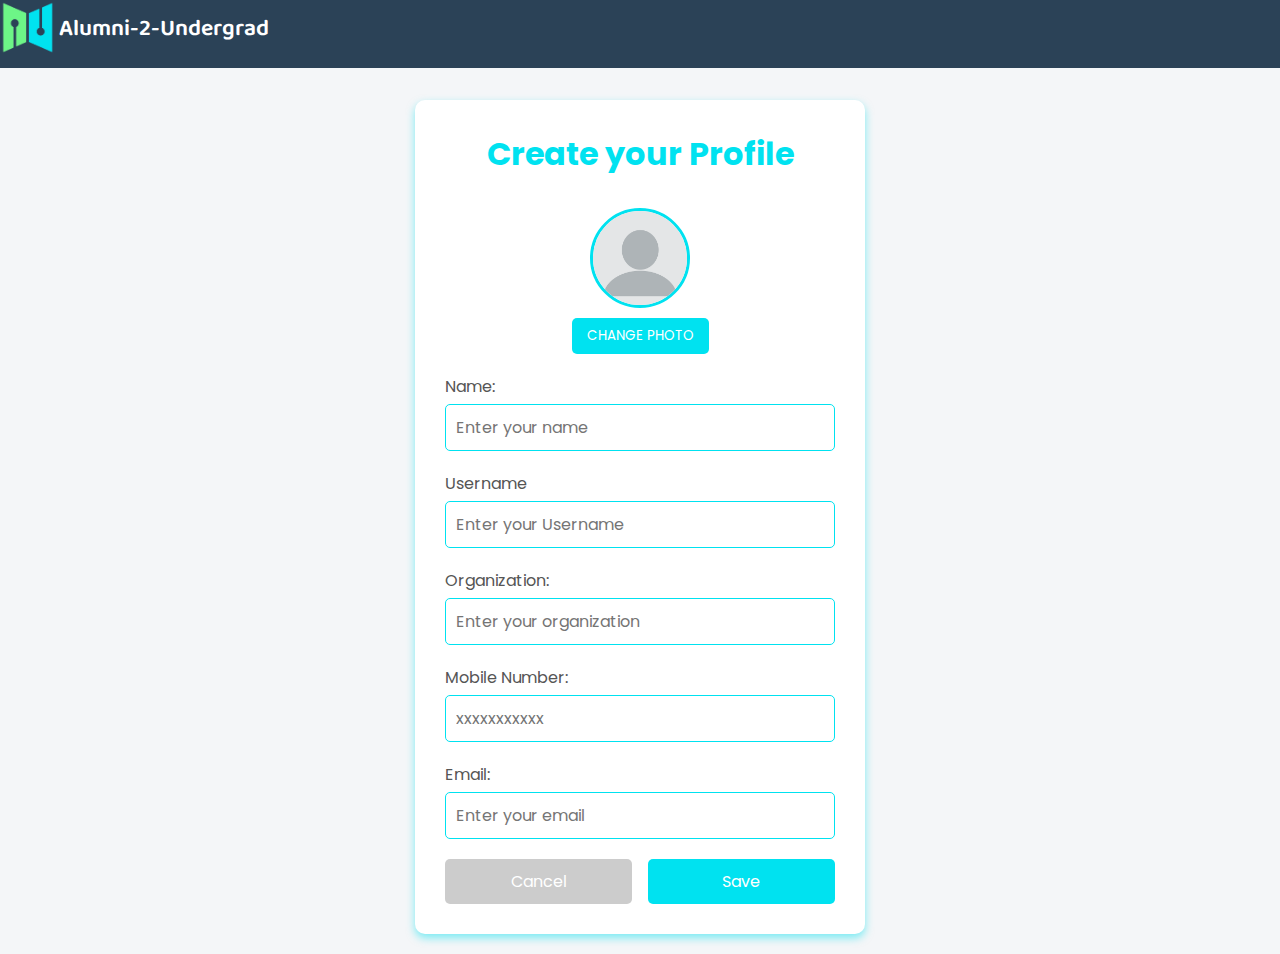
<file: A2U/createpp.html>
<!DOCTYPE html>
<html lang="en">
<head>
    <meta charset="UTF-8">
    <meta name="viewport" content="width=device-width, initial-scale=1.0">
    <title>Create Profile</title>
    <link rel="stylesheet" href="createpp.css">
</head>
<body>
    <div class="header">
        <div class="lg">
            <span class="logo"><img width="55" src="\A2U\assets\LOGOm-removebg-preview.png" alt="logo"></span>
            <span class="name">Alumni-2-Undergrad<span>
        </div>
</div>
    <div class="container">
        <div class="profile-container">
            <h1>Create your Profile</h1>
            
            <!-- Profile Picture Section -->
            <div class="profile-photo">
                <img id="profile-pic" src="\A2U\assets\blank-profile-picture-973460_960_720.webp" alt="Profile Photo">
                <button class="change-photo-btn" onclick="document.getElementById('file-input').click();">CHANGE PHOTO</button>
                <input type="file" id="file-input" style="display: none;" accept="image/*" onchange="previewImage(event)">
            </div>

            <!-- Form Section -->
            <div class="form-container">
                <div class="form-group">
                    <label for="name">Name:</label>
                    <input type="text" id="name" placeholder="Enter your name" required>
                </div>
                
                <div class="form-group">
                    <label for="title">Username</label>
                    <input type="text" id="title" placeholder="Enter your Username" required>
                </div>

                <div class="form-group">
                    <label for="organization">Organization:</label>
                    <input type="text" id="organization" placeholder="Enter your organization" required>
                </div>

                <div class="form-group">
                    <label for="mobile-phone">Mobile Number:</label>
                    <input type="tel" id="mobile-phone" placeholder="xxxxxxxxxxx" required>
                </div>

                <div class="form-group">
                    <label for="email">Email:</label>
                    <input type="email" id="email" placeholder="Enter your email" required>
                </div>

                <div class="button-group">
                    <button class="cancel-btn">Cancel</button>
                    <button class="save-btn">Save</button>
                </div>
            </div>
        </div>
    </div>

    <script>
        function previewImage(event) {
            const image = document.getElementById('profile-pic');
            image.src = URL.createObjectURL(event.target.files[0]);
        }
    </script>
</body>
</html>
</file>
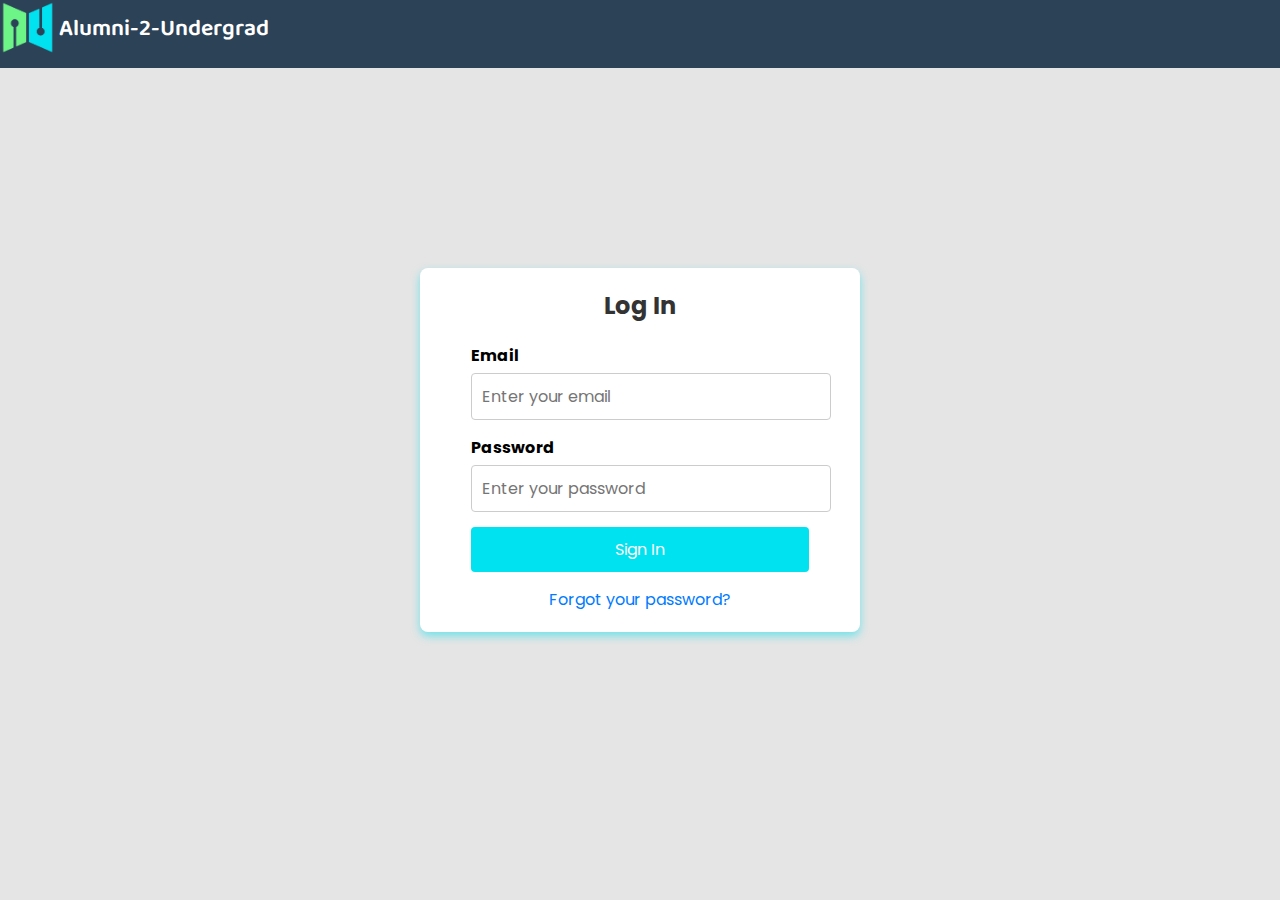
<file: A2U/login.html>
<!DOCTYPE html>
<html lang="en">
<head>
    <meta charset="UTF-8">
    <meta name="viewport" content="width=device-width, initial-scale=1.0">
    <title>LogIn_Page</title>
    <link rel="stylesheet" href="login.css">
</head>
<body>
    <div class="header">
            <div class="lg">
                <span class="logo"><img width="55" src="\A2U\assets\LOGOm-removebg-preview.png" alt="logo"></span>
                <span class="name">Alumni-2-Undergrad<span>
            </div>
    </div>
    <div class="container">
        <div class="sign-in-form">
            <h2>Log In</h2>
            <form action="/login" method="POST">
                <div class="input-group">
                    <label for="email">Email</label>
                    <input type="email" id="email" name="email" placeholder="Enter your email" required>
                </div>
                <div class="input-group">
                    <label for="password">Password</label>
                    <input type="password" id="password" name="password" placeholder="Enter your password" minlength="6" maxlength="6" required>
                </div>
                <div class="input-group">
                    <button type="submit" class="btn">Sign In</button>
                </div>
                <div class="forgot-password">
                    <a href="#">Forgot your password?</a>
                </div>
            </form>
        </div>
    </div>
</body>
</html>

    
</body>
</html>
</file>
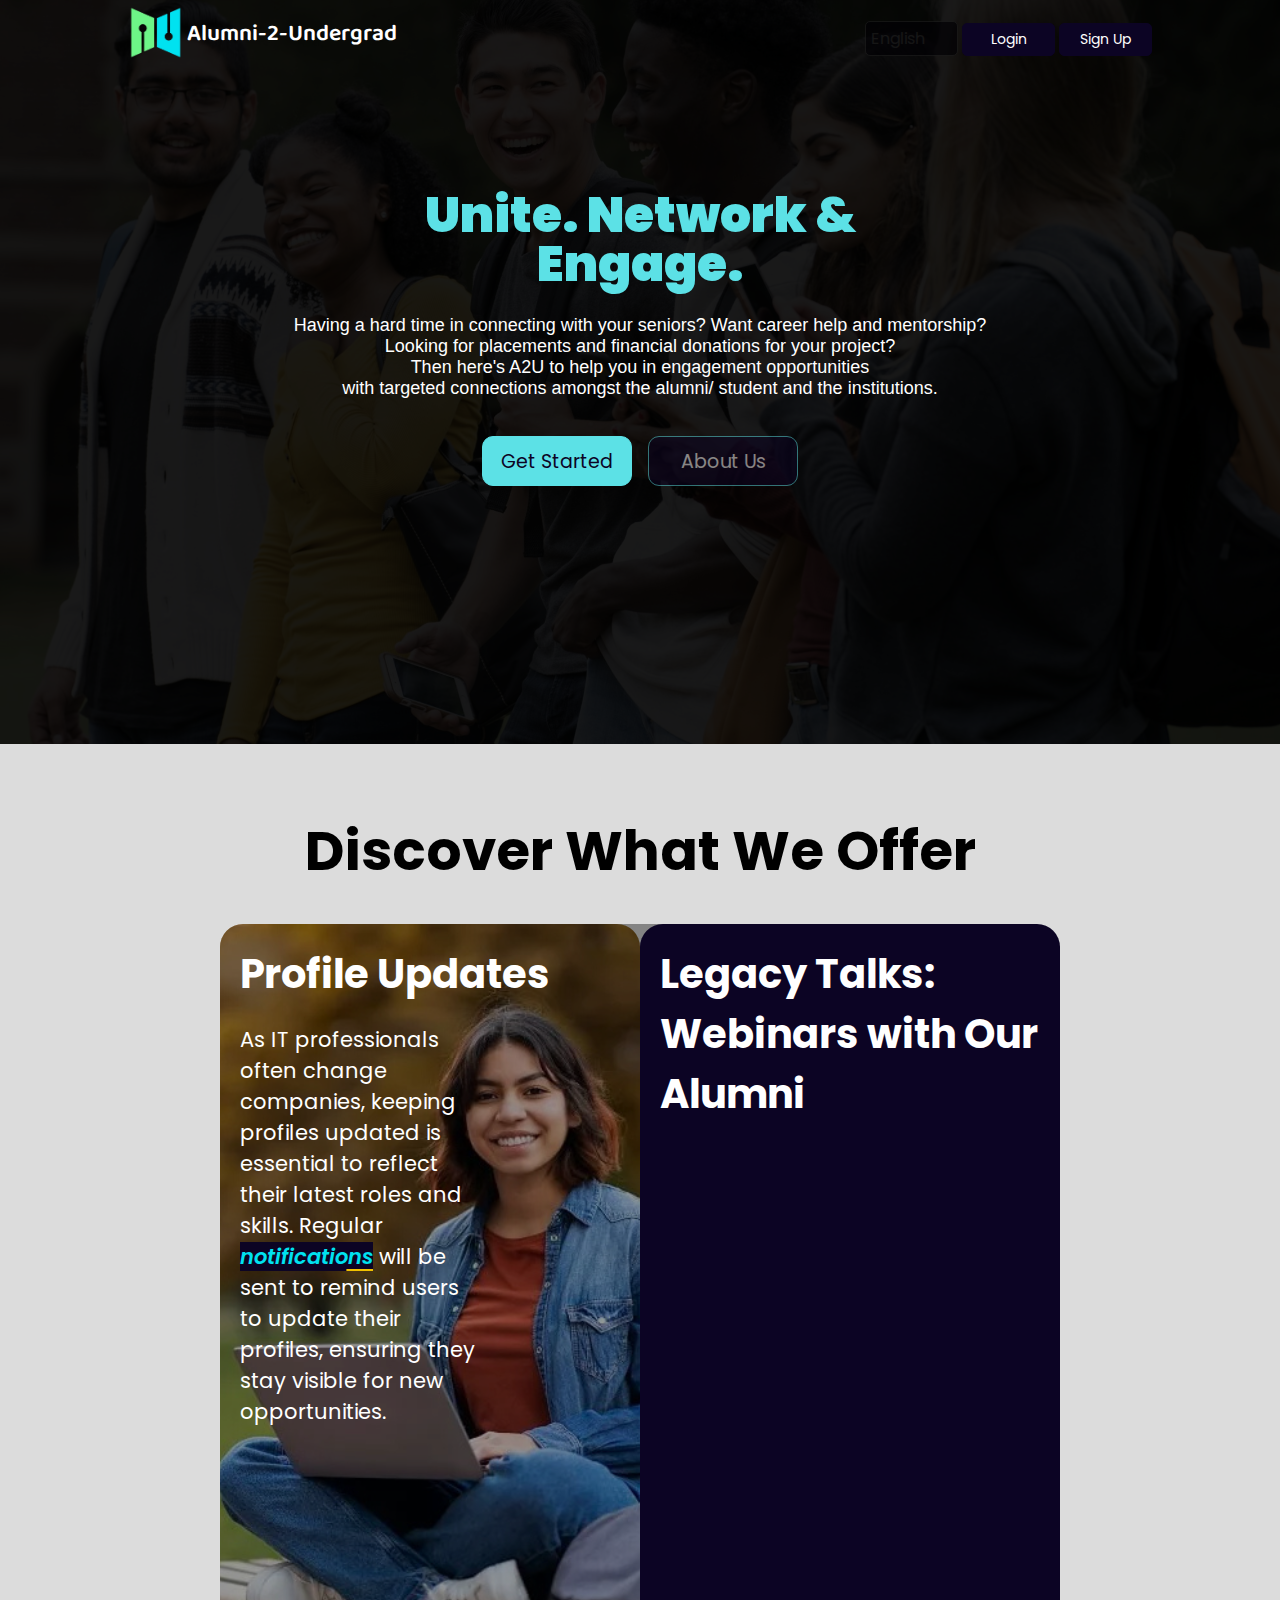
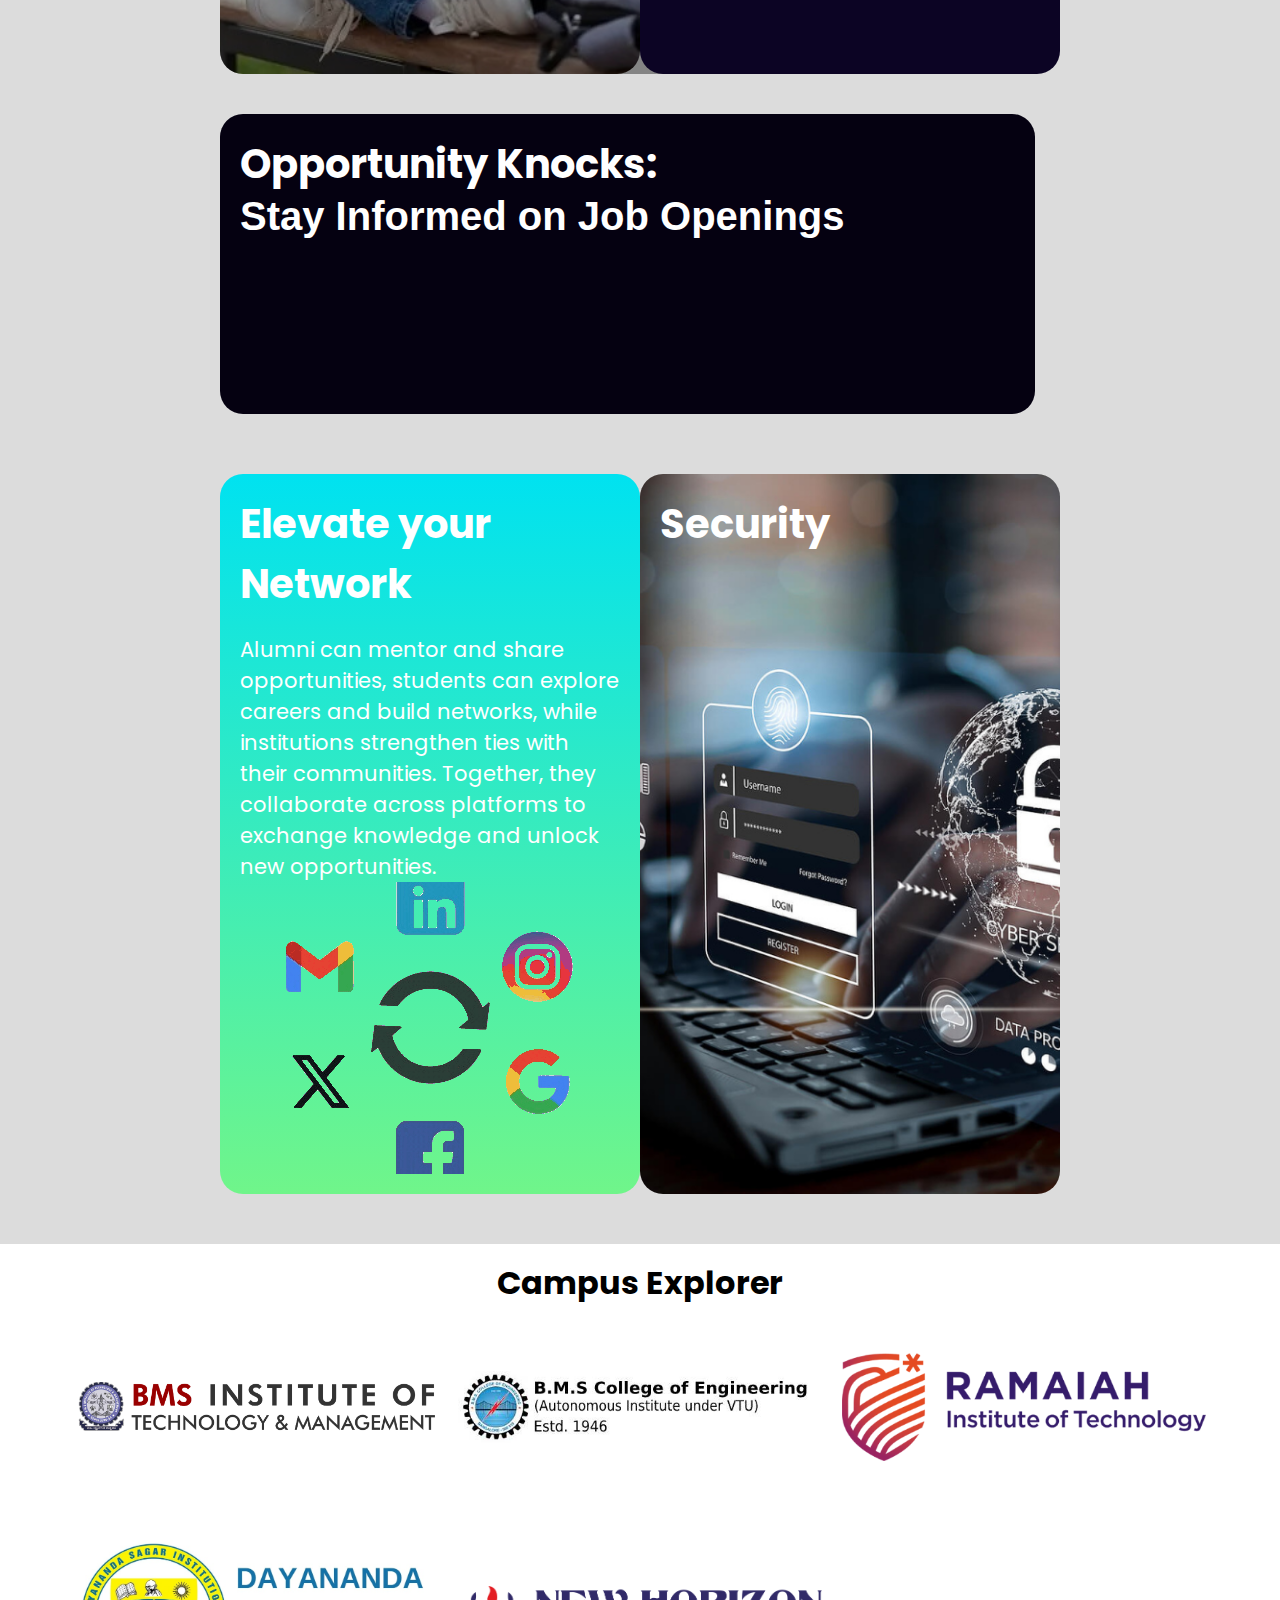
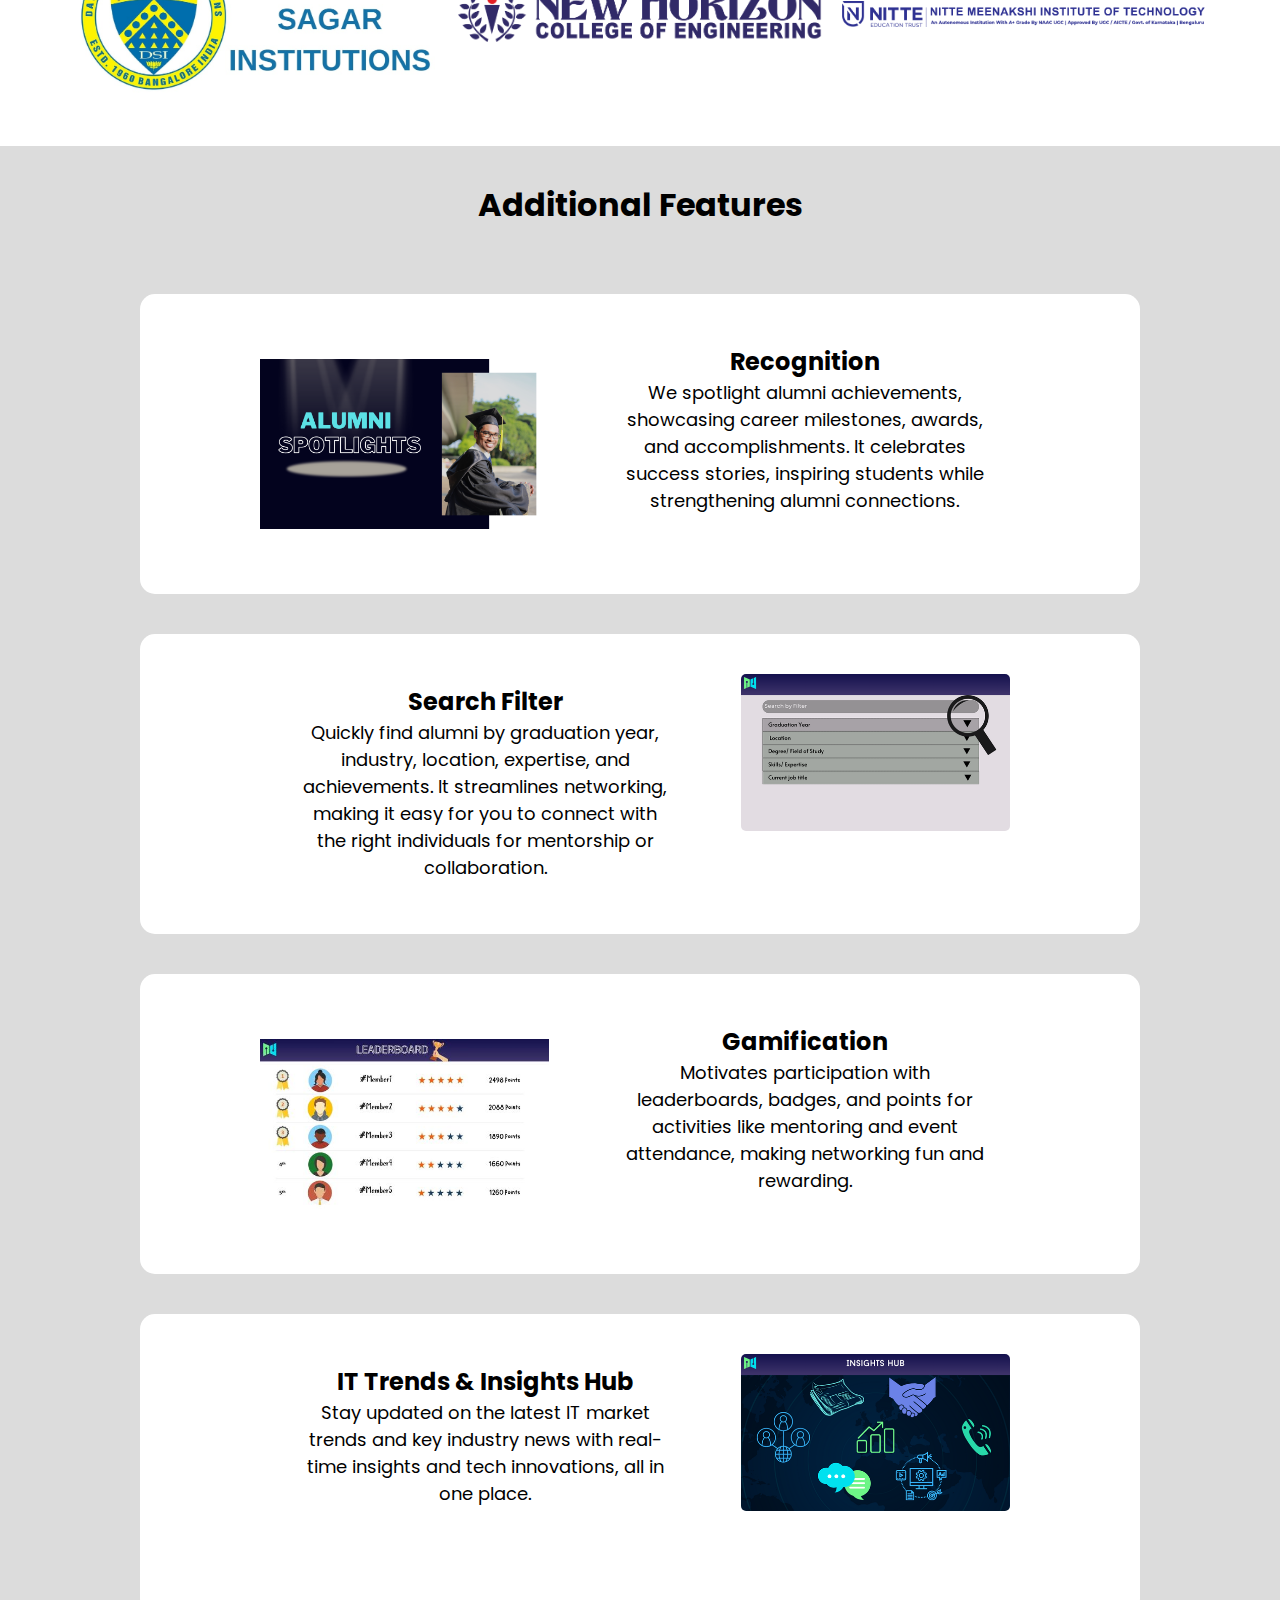
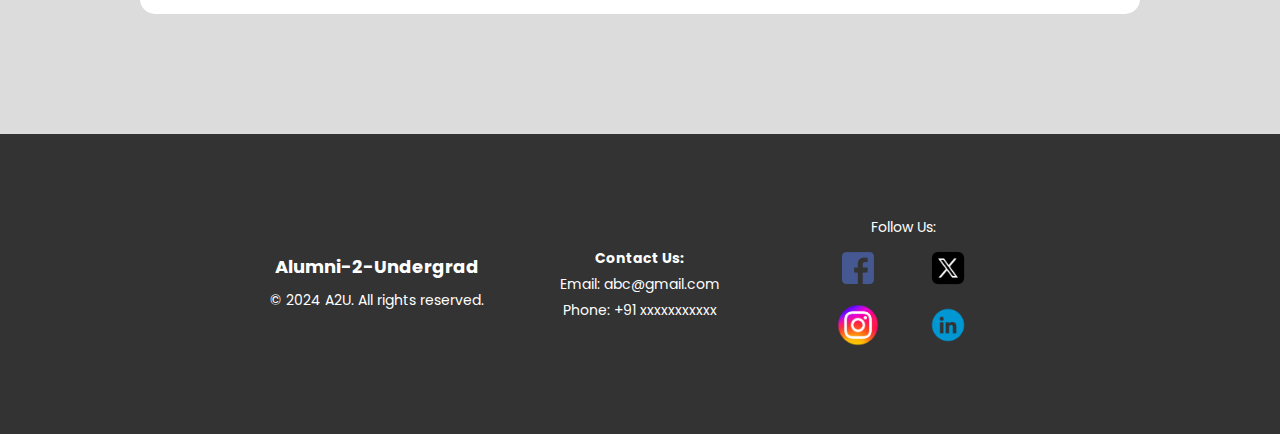
<file: A2U/notrequired.html>
<!DOCTYPE html>
<html lang="en">
<head>
    <meta charset="UTF-8">
    <meta name="viewport" content="width=device-width, initial-scale=1.0">
    <title>HOME_PAGE</title>
    <link rel="stylesheet" href="styling.css">
    
</head>
<body>
    <div class="main">
            <nav>
                <div class="lg">
                <span class="logo"><img width="55" src="\A2U\assets\LOGOm-removebg-preview.png" alt="logo"></span>
                <span class="name">Alumni-2-Undergrad<span>
                </div>
                <div>
                    <select class="lang" name="language" id="language">
                        <option value="English"> English</option>
                        <option value="Hindi">Hindi</option>
                    </select>
                    <button class="b1" id="login">Login</button>
                    <button class="b2" id="getStarted">Sign Up</button>
                </div>
            </nav>
    
            <div class="box">
            </div>
            <div class="moto">
                <span>Unite. Network &</span>
                <span>Engage.</span>
            </div>
            <div class="info">
                <p><pre>Having a hard time in connecting with your seniors? Want career help and mentorship?</pre><pre>Looking for placements and financial donations for your project?</pre> <pre>Then here's A2U to help you in engagement opportunities</pre> <pre>with targeted connections amongst the alumni/ student and the institutions.</pre></p>
            </div>
            <div class="start">
                <button class="gs" id="getStarted">Get Started</button>
                <button class="au">About Us</button>
            </div>
    </div> 
    <script>
        // JavaScript for redirection
        document.getElementById("getStarted").addEventListener("click", function () {
            window.location.href = "welome.html"; 
        });
        document.getElementById("login").addEventListener("click", function () {
            window.location.href = "login.html"; 
        });
    </script> 

            <div class="c1">
                <h1 class="title">Discover What We Offer</h1>
            </div>
            
            <div class="feature">
                <div class="row">
                    <div class="profile">
                        <h3 class="pu">Profile Updates</h3>
                        <div class="bhalf"><p>
                            As IT professionals often change companies, keeping profiles updated is essential to reflect their latest roles and skills. Regular <span class="underline-effect">notifications</span> will be sent to remind users to update their profiles, ensuring they stay visible for new opportunities.</p></div>
                    </div>
                    <div class="fbox">
                    </div>
                    <div class="webinar">
                        <h3 class="pu">Legacy Talks: Webinars with Our Alumni</h3> 
                    </div>      
                </div>

                <div class="job">
                        <h3 class="pu">Opportunity Knocks: <pre>Stay Informed on Job Openings </pre> </h3>
                </div> 
                
                <div class="row2">
                    <div class="nw">
                        <h3 class="pu">Elevate your Network</h3>
                        <div class="top-half"> <p> Alumni can mentor and share opportunities, students can explore careers and build networks, while institutions strengthen ties with their communities. Together, they collaborate across platforms to exchange knowledge and unlock new opportunities.</p></div>
                       
                        <div class="bottom-half"></div>
                    </div>
                    <div class="security">
                            <h3 class="pu">Security</h3>
                            <!-- check -->
                        </div>
                     </div>
                </div>      
                </div>          
            </div>
         
        <div class="clist">
                <h1>Campus Explorer</h1>
                <div class="table-container">
                    <table>
                        <tr>
                            <td><img class="cimg" src="\A2U\assets\mobile_logo.png" alt="Image 1"></a></td>
                            <td><img class="cimg" src="\A2U\assets\bmsce.jpg" alt="Image 2"></a></td>
                            <td><img class="cimg" src="\A2U\assets\msrit.png" alt="Image 3"></a></td>
                        </tr>
                        <tr>
                            <td><img class="cimg" src="\A2U\assets\dsce.jpg" alt="Image 4"></a></td>
                            <td><img class="cimg" src="\A2U\assets\New_Horizon_College_of_Engineering_logo.png" alt="Image 5"></a></td>
                            <td><img class="cimg" src="\A2U\assets\nitte-nmit-logo.png" alt="Image 6"></a></td>
                        </tr>
                    </table>
                </div>
         </div>
            <div class="ef">
                <h1 class="list1" style="text-align: center; padding: 25px;">Additional Features</h1>
                <div class="rows1">
                    <div class="left-columni"><img src="\A2U\assets\recognition finall.png" alt="img"></img></div>
                    <div class="right-columni"><h2>Recognition</h2>
                        <p style="font-size: 18px;">We spotlight alumni achievements, showcasing career milestones, awards, and accomplishments. It celebrates success stories, inspiring students while strengthening alumni connections.</p></div>
                </div>
                <div class="rows2">
                   <div class="left-column"><h2>Search Filter</h2>
                <p style="font-size: 18px;">Quickly find alumni by graduation year, industry, location, expertise, and achievements. It streamlines networking, making it easy for you to connect with the right individuals for mentorship or collaboration.</p></div>
                    <div class="right-column"><img src="\A2U\assets\search filters.png" alt="image"></div>
                </div>
                <div class="rows3">
                    <div class="left-columni"><img src="\A2U\assets\gamification.jpg" alt="logo"></img></div>
                    <div class="right-columni"><h2>Gamification</h2>
                    <p style="font-size: 18px;">Motivates participation with leaderboards, badges, and points for activities like mentoring and event attendance, making networking fun and rewarding.</p></div>
                </div>
                <div class="rows4">
                    <div class="left-column"><h2>IT Trends & Insights Hub</h2>
                        <p style="font-size: 18px;">Stay updated on the latest IT market trends and key industry news with real-time insights and tech innovations, all in one place.</p></div>
                    <div class="right-column"><img src="\A2U\assets\News.png" alt="image"></img></div>
                </div>
            </div>
        <!-- Footer Section -->
<footer class="footer">
    <div class="footer-content">
        <div class="footer-left">
            <h3>Alumni-2-Undergrad</h3>
            <p>&copy; 2024 A2U. All rights reserved.</p>
        </div>

        <div class="footer-center">
            <p><strong>Contact Us:</strong></p>
            <p>Email: abc@gmail.com</p>
            <p>Phone: +91 xxxxxxxxxxx</p>
        </div>

        <div class="footer-right">
            <p>Follow Us:</p>
            <a href="#"><img src="\A2U\assets\background-facebook-logo-5.png" alt="Facebook" width="24"></a>
            <a href="#"><img src="\A2U\assets\new-twitter-x-logo-twitter-icon-x-social-media-icon-free-png.webp" alt="Twitter" width="24"></a>
            <a href="#"><img src="\A2U\assets\instagram-logo-on-circle-style-with-transparent-background-free-png.webp" alt="Instagram" width="24"></a>
            <a href="#"><img src="\A2U\assets\888051_logo_512x512.png" alt="LinkedIn" width="24"></a>
        </div>
    </div>
</footer>
       
  
</body>
</html>
</file>
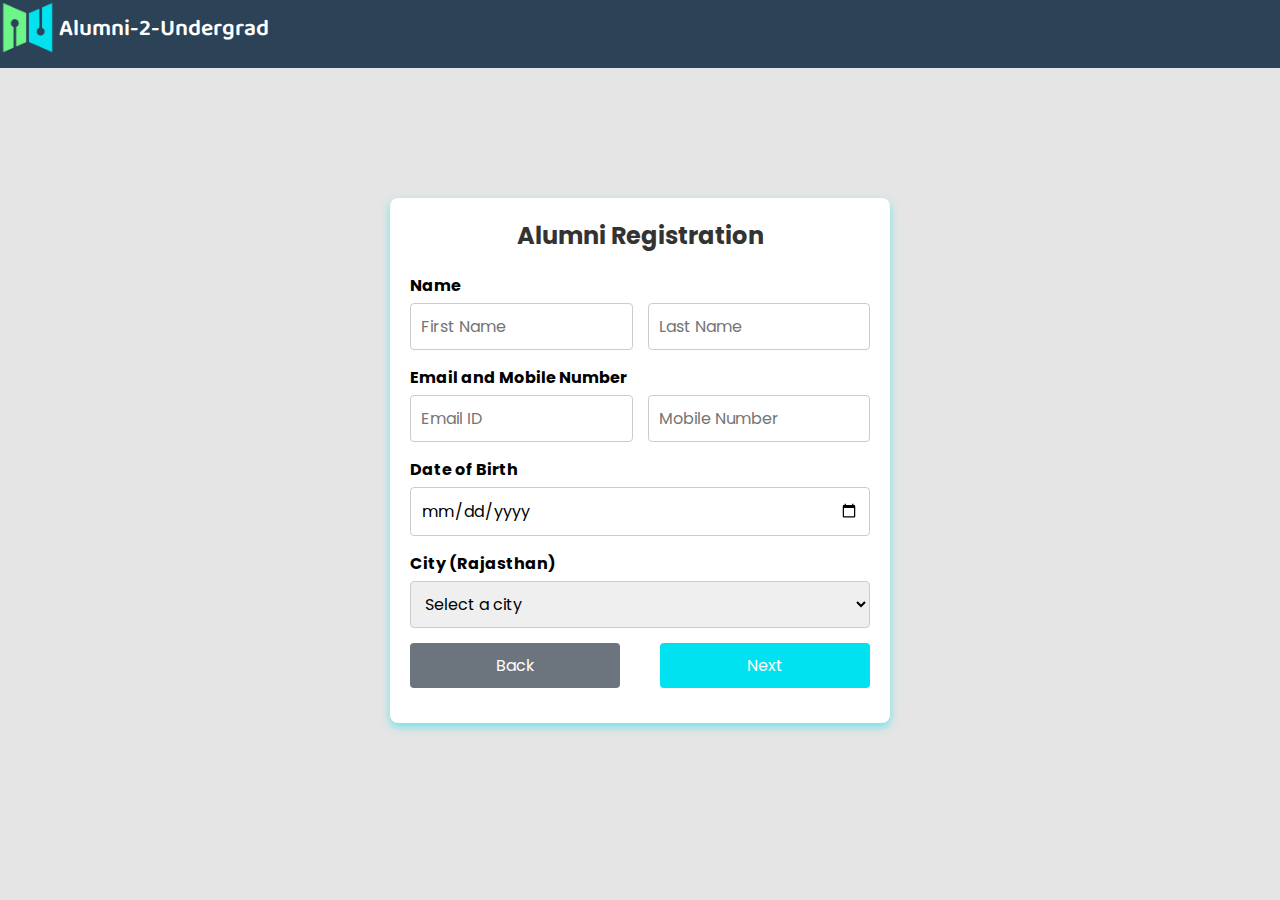
<file: A2U/reg_alu.html>
<!DOCTYPE html>
<html lang="en">
<head>
    <meta charset="UTF-8">
    <meta name="viewport" content="width=device-width, initial-scale=1.0">
    <title>Register_std</title>
    <link rel="stylesheet" href="reg_alu.css">
</head>
<body>
        <!-- Header Section -->
        <div class="header">
            <div class="lg">
                <span class="logo">
                    <img width="55" src="\A2U\assets\LOGOm-removebg-preview.png" alt="logo">
                </span>
                <span class="name">Alumni-2-Undergrad</span>
            </div>
        </div>
    
           <!-- Registration Form -->
    <div class="container">
        <div class="registration-form">
            <h2>Alumni Registration</h2>
            <form action="reg_alu2.html" method="POST">
                <!-- Name Section -->
                <div class="input-group">
                    <label for="name">Name</label>
                    <div class="adjacent-fields">
                        <input type="text" id="first-name" name="first-name" placeholder="First Name" required>
                        <input type="text" id="last-name" name="last-name" placeholder="Last Name" required>
                    </div>
                </div>
                
                <!-- Email and Mobile Section -->
                <div class="input-group">
                    <label for="contact">Email and Mobile Number</label>
                    <div class="adjacent-fields">
                        <input type="email" id="email" name="email" placeholder="Email ID" required>
                        <input type="tel" id="mobile" name="mobile" placeholder="Mobile Number" pattern="[0-9]{10}" required>
                    </div>
                </div>
                
                <!-- Date of Birth -->
                <div class="input-group">
                    <label for="dob">Date of Birth</label>
                    <input type="date" id="dob" name="dob" required>
                </div>

                <!-- City Section -->
                <div class="input-group">
                    <label for="city">City (Rajasthan)</label>
                    <select id="city" name="city" required>
                        <option value="">Select a city</option>
                        <option value="Jaipur">Jaipur</option>
                        <option value="Jodhpur">Jodhpur</option>
                        <option value="Udaipur">Udaipur</option>
                        <option value="Ajmer">Ajmer</option>
                        <option value="Kota">Kota</option>
                        <option value="Bikaner">Bikaner</option>
                        <option value="Alwar">Alwar</option>
                    </select>
                </div>

                <!-- Submit Button -->
                <form action="reg_alu2.html" method="get">
                <div class="input-group btn-group">
                    <button type="button" class="btn back-btn" onclick="window.history.back();">Back</button>
                    <button type="submit" class="btn submit-btn">Next</button>
                </div>
                </form>
            </form>
        </div>
    </div>
    </body>
    </html>
</file>
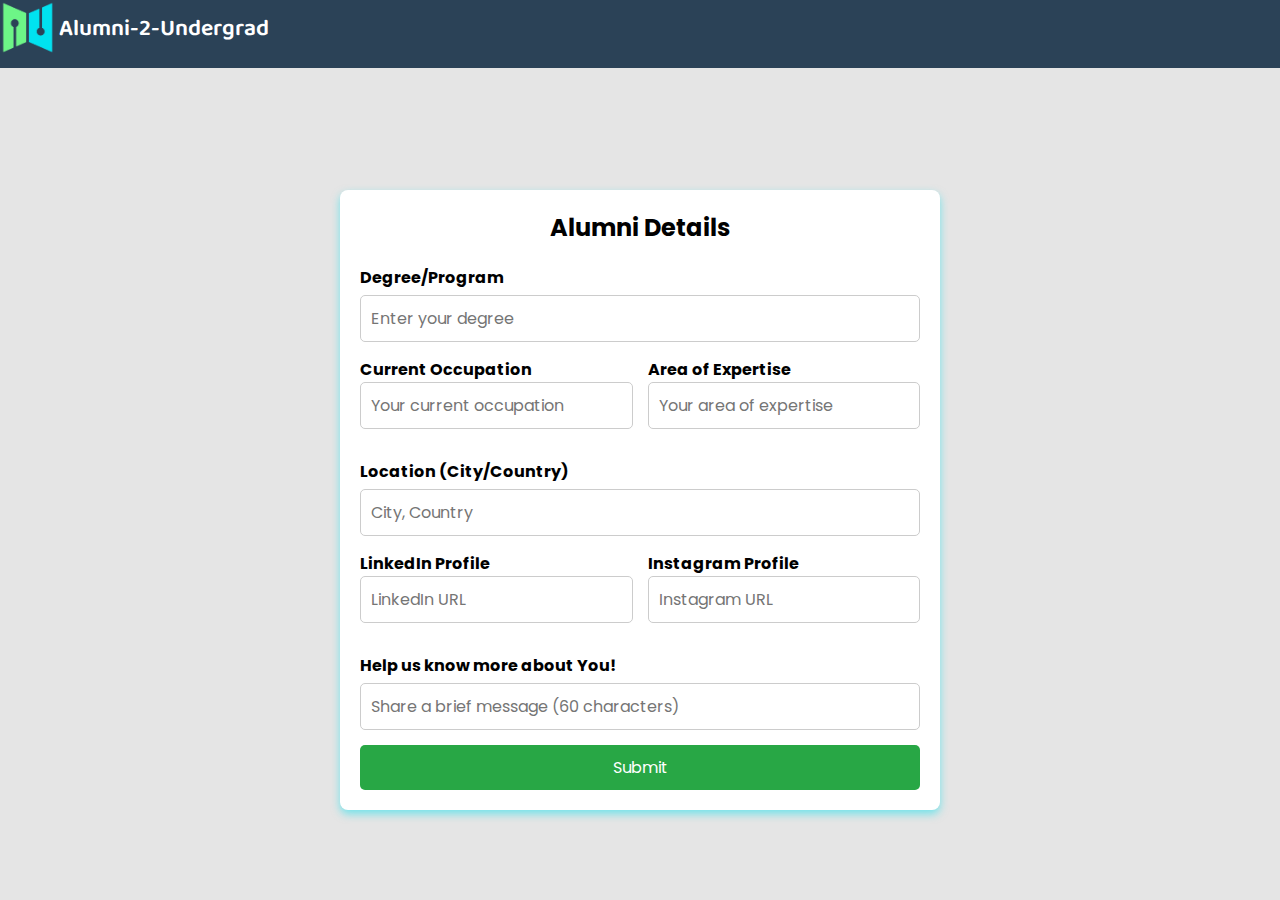
<file: A2U/reg_alu2.html>
<!DOCTYPE html>
<html lang="en">
<head>
    <meta charset="UTF-8">
    <meta name="viewport" content="width=device-width, initial-scale=1.0">
    <title>Register_std2</title>
    <link rel="stylesheet" href="reg_alu2.css">
</head>
<body>
        <!-- Header Section -->
        <div class="header">
            <div class="lg">
                <span class="logo">
                    <img width="55" src="\A2U\assets\LOGOm-removebg-preview.png" alt="logo">
                </span>
                <span class="name">Alumni-2-Undergrad</span>
            </div>
        </div>
        <!-- Registration Form -->
        <div class="form-container">
            <h2>Alumni Details</h2>
            <form action="createpp.html" method="POST">
                <label for="degree">Degree/Program</label>
                <input type="text" id="degree" name="degree" placeholder="Enter your degree" required>
    
                <div class="two-columns">
                    <div class="column">
                        <label for="occupation">Current Occupation</label>
                        <input type="text" id="occupation" name="occupation" placeholder="Your current occupation" required>
                    </div>
                    <div class="column">
                        <label for="expertise">Area of Expertise</label>
                        <input type="text" id="expertise" name="expertise" placeholder="Your area of expertise" required>
                    </div>
                </div>
    
                <label for="location">Location (City/Country)</label>
                <input type="text" id="location" name="location" placeholder="City, Country" required>
    
                <div class="two-columns">
                    <div class="column">
                        <label for="linkedin">LinkedIn Profile</label>
                        <input type="url" id="linkedin" name="linkedin" placeholder="LinkedIn URL">
                    </div>
                    <div class="column">
                        <label for="instagram">Instagram Profile</label>
                        <input type="url" id="instagram" name="instagram" placeholder="Instagram URL">
                    </div>
                </div>
    
                <label for="message">Help us know more about You!</label>
                <input type="text" id="message" name="message" maxlength="60" placeholder="Share a brief message (60 characters)" required>
                <form action="createpp.html" method="get">
                    <button type="submit">Submit</button>
                </form>
                
            </form>
        </div>
    
    </body>
    </html>
</file>
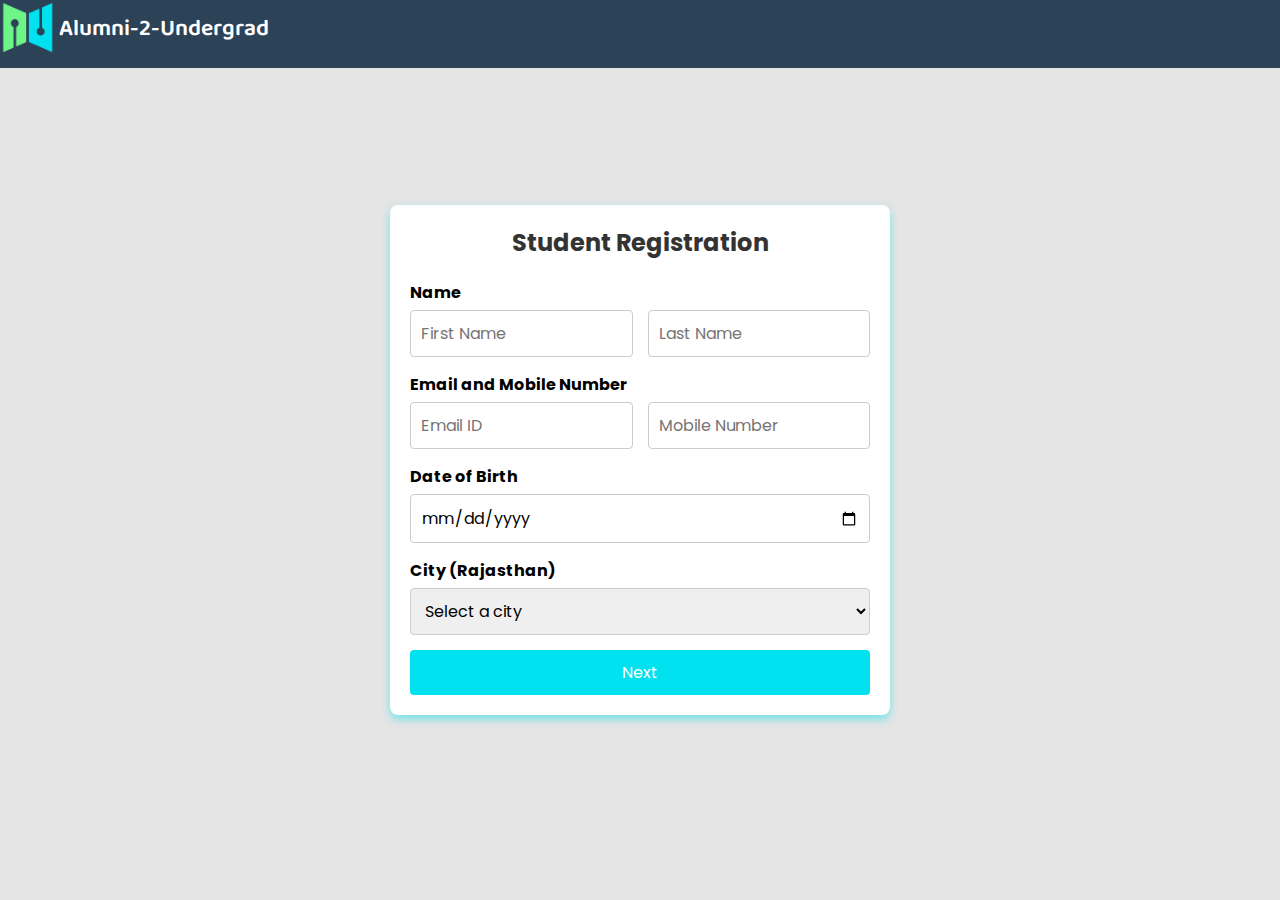
<file: A2U/reg_stu1.html>
<!DOCTYPE html>
<html lang="en">
<head>
    <meta charset="UTF-8">
    <meta name="viewport" content="width=device-width, initial-scale=1.0">
    <title>Register_std</title>
    <link rel="stylesheet" href="reg_stu1.css">
</head>
<body>
        <!-- Header Section -->
        <div class="header">
            <div class="lg">
                <span class="logo">
                    <img width="55" src="\A2U\assets\LOGOm-removebg-preview.png" alt="logo">
                </span>
                <span class="name">Alumni-2-Undergrad</span>
            </div>
        </div>
    
           <!-- Registration Form -->
    <div class="container">
        <div class="registration-form">
            <h2>Student Registration</h2>
            <form action="reg_stu2.html" method="POST">
                <!-- Name Section -->
                <div class="input-group">
                    <label for="name">Name</label>
                    <div class="adjacent-fields">
                        <input type="text" id="first-name" name="first-name" placeholder="First Name" required>
                        <input type="text" id="last-name" name="last-name" placeholder="Last Name" required>
                    </div>
                </div>
                
                <!-- Email and Mobile Section -->
                <div class="input-group">
                    <label for="contact">Email and Mobile Number</label>
                    <div class="adjacent-fields">
                        <input type="email" id="email" name="email" placeholder="Email ID" required>
                        <input type="tel" id="mobile" name="mobile" placeholder="Mobile Number" pattern="[0-9]{10}" required>
                    </div>
                </div>
                
                <!-- Date of Birth -->
                <div class="input-group">
                    <label for="dob">Date of Birth</label>
                    <input type="date" id="dob" name="dob" required>
                </div>

                <!-- City Section -->
                <div class="input-group">
                    <label for="city">City (Rajasthan)</label>
                    <select id="city" name="city" required>
                        <option value="">Select a city</option>
                        <option value="Jaipur">Jaipur</option>
                        <option value="Jodhpur">Jodhpur</option>
                        <option value="Udaipur">Udaipur</option>
                        <option value="Ajmer">Ajmer</option>
                        <option value="Kota">Kota</option>
                        <option value="Bikaner">Bikaner</option>
                        <option value="Alwar">Alwar</option>
                    </select>
                </div>

                <!-- Submit Button -->
                <form action="reg_stu2.html" method="get">
                    <button class="submit-btn" type="submit">Next</button>
                </form>
            </form>
        </div>
    </div>
    </body>
    </html>
</file>
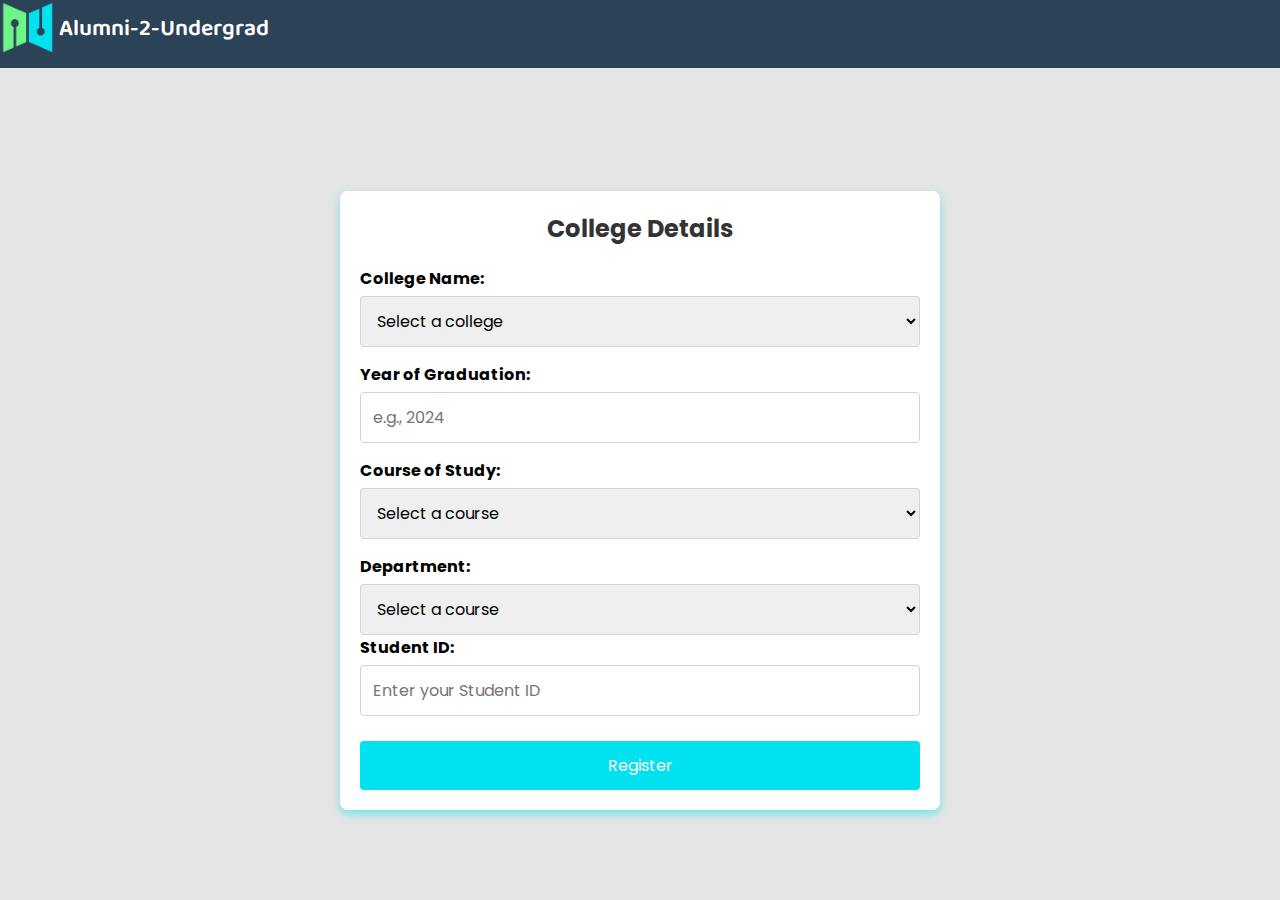
<file: A2U/reg_stu2.html>
<!DOCTYPE html>
<html lang="en">
<head>
    <meta charset="UTF-8">
    <meta name="viewport" content="width=device-width, initial-scale=1.0">
    <title>Register_std2</title>
    <link rel="stylesheet" href="reg_stu2.css">
</head>
<body>
        <!-- Header Section -->
        <div class="header">
            <div class="lg">
                <span class="logo">
                    <img width="55" src="\A2U\assets\LOGOm-removebg-preview.png" alt="logo">
                </span>
                <span class="name">Alumni-2-Undergrad</span>
            </div>
        </div>
        <!-- Registration Form -->
        <div class="form-container">
            <h2>College Details</h2>
            <form action="createpp.html" method="POST">
                <!-- College Name Dropdown -->
                <div class="form-group">
                    <label for="college">College Name:</label>
                    <select id="college" name="college" required>
                        <option value="">Select a college</option>
                        <option value="college1">College 1</option>
                        <option value="college2">College 2</option>
                        <option value="college3">College 3</option>
                        <option value="college4">College 4</option>
                    </select>
                </div>
    
                <!-- Year of Graduation Input -->
                <div class="form-group">
                    <label for="grad-year">Year of Graduation:</label>
                    <input type="text" id="grad-year" name="grad-year" placeholder="e.g., 2024" required>
                </div>
    
                <!-- Course of Study Dropdown -->
                <div class="form-group">
                    <label for="course">Course of Study:</label>
                    <select id="course" name="course" required>
                        <option value="">Select a course</option>
                        <option value="btech">B.Tech</option>
                        <option value="mtech">M.Tech</option>
                        <option value="arch">Architecture</option>
                        <option value="bca">BCA</option>
                        <option value="mca">MCA</option>
                    </select>
                </div>
                <div class="form-group2"></div>
                    <label for="course">Department:</label>
                    <select id="course" name="course" required>
                        <option value="">Select a course</option>
                        <option value="btech">B.Tech</option>
                        <option value="mtech">M.Tech</option>
                        <option value="arch">Architecture</option>
                        <option value="bca">BCA</option>
                        <option value="mca">MCA</option>
                    </select>
                
    
                <!-- Student ID Input -->
                <div class="form-group">
                    <label for="student-id">Student ID:</label>
                    <input type="text" id="student-id" name="student-id" placeholder="Enter your Student ID" required>
                </div>
    
                <!-- Submit Button -->
                <form action="createpp.html" method="get">
                    <button class="submit-btn" type="submit">Register</button>
                </form>
            </div>
        </form>
</file>
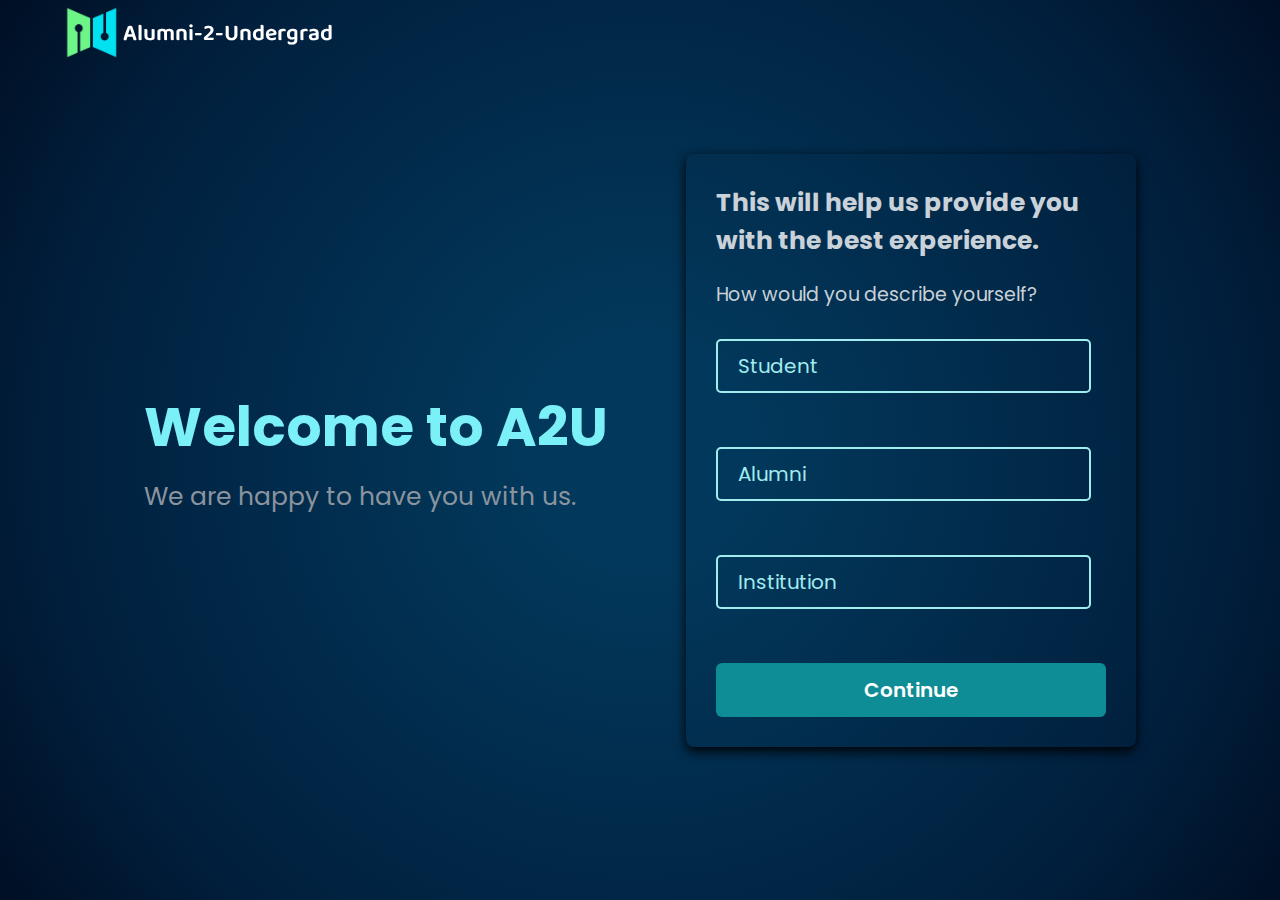
<file: A2U/welome.html>
<!DOCTYPE html>
<html lang="en">
<head>
    <meta charset="UTF-8">
    <meta name="viewport" content="width=device-width, initial-scale=1.0">
    <title>Welcome_Page</title>
    <link rel="stylesheet" href="welome.css">
</head>
<body>
    <nav>
        <div class="lg">
            <span class="logo"><img width="55" src="\A2U\assets\LOGOm-removebg-preview.png" alt="logo"></span>
            <span class="name">Alumni-2-Undergrad</span>
        </div>
    </nav>
    <div class="page-container">
        <div class="welcome-container">
            <h1>Welcome to A2U</h1>
            <p>We are happy to have you with us.</p>
        </div>
        <div class="form-container">  
            <h3>This will help us provide you with the best experience.</h3>
            <label>How would you describe yourself?</label>
            <form id="roleForm">
                <!-- Role selection -->
                <div class="form-group">
                    <input type="radio" id="student" name="role" value="student">
                    <label for="student">Student</label><br>
                </div>
                <div class="form-group">
                    <input type="radio" id="alumni" name="role" value="alumni">
                    <label for="alumni">Alumni</label><br>
                </div>
                <div class="form-group">
                    <input type="radio" id="institution" name="role" value="institution">
                    <label for="institution">Institution</label><br>
                </div>
                <button class="submit-btn" type="button" id="continueButton">Continue</button>
            </form>
        </div>
    </div>
    <script>
        document.getElementById("continueButton").addEventListener("click", function () {
            // Get the selected role
            const selectedRole = document.querySelector('input[name="role"]:checked');
            if (selectedRole) {
                // Redirect based on the selected role
                switch (selectedRole.value) {
                    case "student":
                        window.location.href = "reg_stu1.html";
                        break;
                    case "alumni":
                        window.location.href = "reg_alu.html";
                        break;
                    case "institution":
                        window.location.href = "";
                        break;
                    default:
                        alert("Please select a valid role.");
                }
            } else {
                // Alert if no role is selected
                alert("Please select a role before continuing.");
            }
        });
    </script> 
</body>
</html>
</file>
<file: A2U/createpp.css>
@import url('https://fonts.googleapis.com/css2?family=Martel+Sans:wght@600&family=Poppins:wght@300;400;700&display=swap');
@import url('https://fonts.googleapis.com/css2?family=Baloo+Bhai+2:wght@400..800&display=swap');
@import url('https://fonts.googleapis.com/css2?family=Archivo:ital,wght@0,100..900;1,100..900&family=Edu+AU+VIC+WA+NT+Guides:wght@400..700&display=swap');


/* General Reset */
* {
    margin: 0;
    padding: 0;
    box-sizing: border-box;
    font-family: 'Poppins', sans-serif;
}
.header{
    width: 100%;
    background-color: #2b4257;
    justify-content: center;
    position:absolute; 
    top: 0;

}
.lg {
    z-index:10;
}
.name{
    font-family:"Baloo Bhai 2";
    font-size: 23px;
    font-weight: 600;
    justify-content: center;
    color:#FFFFFF;
    z-index: 10;
    position: relative;
    bottom: 20px;  /*to check allnmnt beside logo */
}

/* Body styling */
body {
    background-color: #f4f6f8;
    color: #333;
    display: flex;
    justify-content: center;
    align-items: center;
    min-height: 100vh;
    padding: 20px;
    padding-top: 100px;
}

/* Container for Profile */
.container {
    display: flex;
    justify-content: center;
    align-items: center;
    width: 100%;
}

/* Profile Card */
.profile-container {
    background: white;
    padding: 30px;
    border-radius: 10px;
    box-shadow: 0 4px 8px rgba(0, 226, 240, 0.5);
    max-width: 450px;
    width: 100%;
}

/* Heading */
h1 {
    color: #00e2f0;
    margin-bottom: 30px;
    text-align: center;
}

/* Profile Photo Section */
.profile-photo {
    display: flex;
    flex-direction: column;
    align-items: center;
    margin-bottom: 20px;
}

.profile-photo img {
    width: 100px;
    height: 100px;
    border-radius: 50%;
    border: 3px solid #00e2f0;
    object-fit: cover;
}

.change-photo-btn {
    margin-top: 10px;
    background-color: #00e2f0;
    color: white;
    border: none;
    padding: 8px 15px;
    border-radius: 5px;
    cursor: pointer;
    transition: background-color 0.3s ease;
}

.change-photo-btn:hover {
    background-color: #0056b3;
}

/* Form Group */
.form-group {
    margin-bottom: 20px;
}

label {
    display: block;
    font-size: 16px;
    margin-bottom: 5px;
    color: #555;
}

/* Input styles */
input[type="text"],
input[type="tel"],
input[type="email"] {
    width: 100%;
    padding: 10px;
    border-radius: 5px;
    border: 1px solid #00e2f0;
    font-size: 16px;
    transition: border-color 0.3s ease;
}

input[type="text"]:focus,
input[type="tel"]:focus,
input[type="email"]:focus {
    border-color: #00e2f0;
    box-shadow: 0 4px 8px rgba(0, 226, 240, 0.5);;
}

/* Button Group */
.button-group {
    display: flex;
    justify-content: space-between;
}

.cancel-btn, .save-btn {
    width: 48%;
    background-color: #ccc;
    border: none;
    color: white;
    padding: 10px;
    font-size: 16px;
    border-radius: 5px;
    cursor: pointer;
    transition: background-color 0.3s ease;
}

.cancel-btn:hover {
    background-color: #b22222; /* Red color */
}

.save-btn {
    background-color: #00e2f0;
}

.save-btn:hover {
    background-color: #0056b3;
}

/* Responsive Design */
@media (max-width: 600px) {
    .profile-container {
        width: 100%;
        padding: 20px;
    }

    h1 {
        font-size: 24px;
    }
}
</file>
<file: A2U/login.css>
@import url('https://fonts.googleapis.com/css2?family=Martel+Sans:wght@600&family=Poppins:wght@300;400;700&display=swap');
@import url('https://fonts.googleapis.com/css2?family=Baloo+Bhai+2:wght@400..800&display=swap');
@import url('https://fonts.googleapis.com/css2?family=Archivo:ital,wght@0,100..900;1,100..900&family=Edu+AU+VIC+WA+NT+Guides:wght@400..700&display=swap');

*{
    padding: 0;
    margin: 0;
    font-family: 'Poppins', sans-serif;
}
.header{
    width: 100%;
    background-color: #2b4257;
    justify-content: center;
    position:absolute; 
    top: 0;

}
.lg {
    z-index:10;
}
.name{
    font-family:"Baloo Bhai 2";
    font-size: 23px;
    font-weight: 600;
    justify-content: center;
    color:#FFFFFF;
    z-index: 10;
    position: relative;
    bottom: 20px;  /*to check allnmnt beside logo */
}
body {
    font-family: Arial, sans-serif;
    background-color: #e5e5e5;
    display: flex;
    justify-content: center;
    align-items: center;
    height: 100vh;
}

/* Container styling */
.container {
    display: flex;
    justify-content: center;
    align-items: center;
    width: 100%;
    max-width: 400px;
    padding: 20px;
    background-color: #fff;
    box-shadow: 0 4px 8px rgba(0, 226, 240, 0.5);
    border-radius: 8px;
}

/* Form styling */
.sign-in-form h2 {
    text-align: center;
    margin-bottom: 20px;
    color: #333;
}

.input-group {
    margin-bottom: 15px;
}

.input-group label {
    display: block;
    margin-bottom: 5px;
    font-weight: bold;
}

.input-group input {
    width: 100%;
    padding: 10px;
    font-size: 16px;
    border: 1px solid #ccc;
    border-radius: 4px;
}

.input-group input:focus {
    border-color: #007BFF;
    outline: none;
    box-shadow: 0 0 4px rgba(0, 123, 255, 0.3);
}

.btn {
    width: 100%;
    padding: 10px;
    background-color: #00e2f0;
    color: #fff;
    font-size: 16px;
    border: none;
    border-radius: 4px;
    cursor: pointer;
}

.btn:hover {
    background-color: #0056b3;
}

.forgot-password {
    text-align: center;
    margin-top: 15px;
}

.forgot-password a {
    color: #007BFF;
    text-decoration: none;
}

.forgot-password a:hover {
    text-decoration: underline;
}
</file>
<file: A2U/styling.css>
@import url('https://fonts.googleapis.com/css2?family=Martel+Sans:wght@600&family=Poppins:wght@300;400;700&display=swap');
@import url('https://fonts.googleapis.com/css2?family=Baloo+Bhai+2:wght@400..800&display=swap');
@import url('https://fonts.googleapis.com/css2?family=Archivo:ital,wght@0,100..900;1,100..900&family=Edu+AU+VIC+WA+NT+Guides:wght@400..700&display=swap');

/* Apply global styles */
* {
    padding: 0;
    margin: 0;
    box-sizing: border-box;  /* Prevent overflow due to padding and borders */
    font-family: 'Poppins', sans-serif;
}

html, body {
    overflow-x: hidden;  /* Prevent horizontal scroll */
}

/* Main section */
.main {
    background-image: url("assets/hmpg.jpg");
    background-position: center center;
    background-repeat: no-repeat;
    background-size: cover;
    height: 744px;
    position: relative;
    width: 100vw; /* Ensure it doesn't exceed viewport width */
}

/* .box styles */
.main .box {
    height: 744px;
    width: 100%;  /* Full width but prevent overflow */
    opacity: 0.90;
    position: absolute;
    top: 0;
    background-color: black;
}

/* Ensure nav doesn't exceed viewport */
nav {
    max-width: 80vw;  /* Ensure it doesn't cause overflow */
    margin: auto;
    justify-content: space-between;
    display: flex;
    align-items: center;
    height: 77px;
}

/* Logo at the top left */
.lg {
    position: relative;  /* Position the logo absolutely */
    left: 0;  /* Align it to the left */
    top: 0;  /* Align it to the top */
    z-index: 10;
    max-width: 100%;  /* Ensure the logo doesn't exceed the container width */
    max-height: 77px; /* Set a height that matches the navbar height */
    object-fit: contain;
}

/* The rest of the navbar styles */
.name {
    font-family: "Baloo Bhai 2";
    font-size: 23px;
    font-weight: 600;
    justify-content: center;
    color: #FFFFFF;
    z-index: 10;
    position: relative;
    bottom: 20px;
}

.lang {
    z-index: 10;
    width: 93px;
    padding: 5px;
    border: 1px solid #FFFFFF;
    border-radius: 5px;
    background-color: #0C0424;
    color: #FFFFFF;
    font-size: 16px;
    outline: none;
    appearance: none;
    opacity: 0.69;
    cursor: pointer;
}

.langl:hover {
    background-color: #e0e0e0;
    border-color: #0056b3;
}

.b1:hover {
    background-color: #5ce1e6;
    border-color: #0056b3;
    cursor: pointer;
}

.b2:hover {
    background-color: #5ce1e6;
    border-color: #0056b3;
    cursor: pointer;
}

.b1 {
    position: relative;
    z-index: 10;
    width: 93px;
    padding: 5px;
    border: 1px solid #0C0424;
    border-radius: 5px;
    background-color: #0C0424;
    color: #FFFFFF;
    font-size: 14px;
}

.b2 {
    position: relative;
    z-index: 10;
    width: 93px;
    padding: 5px;
    border: 1px solid #0C0424;
    border-radius: 5px;
    background-color: #0C0424;
    color: #FFFFFF;
    font-size: 14px;
}

.moto {
    font-family: 'Martel Sans', sans-serif;
    top: 88px;
    height: 150px;
    justify-content: center;
    align-items: center;
    position: relative;
    color: #5ce1e6;
    flex-direction: column;
    display: flex;
    line-height: 1;
    font-size: 49px;
    font-weight: 900;
}

.info {
    top: 88px;
    position: relative;
    text-align: center;
    margin: px;
    color: #FFFFFF;
    flex-direction: column;
    display: flex;
    padding: px;
    font-size: 18px;
}

pre {
    font-family: 'Segoe UI', Tahoma, Geneva, Verdana, sans-serif;
    line-height: ;
}

.start {
    position: relative;
    top: 95px;
    padding: 30px;
    display: flex;
    align-items: center;
    justify-content: center;
    gap: 16px;
}

.gs {
    position: relative;
    z-index: 10;
    height: 50px;
    width: 150px;
    padding: 5px;
    border: 1px solid #5ce1e6;
    border-radius: 11px;
    background-color: #5ce1e6;
    color: #FFFFFF;
    font-size: 19px;
    color: #0C0424;
}

.au {
    position: relative;
    z-index: 10;
    height: 50px;
    width: 150px;
    padding: 5px;
    border: 1px solid #5ce1e6;
    border-radius: 11px;
    background-color: #0C0424;
    opacity: 0.50;
    color: #FFFFFF;
    font-size: 19px;
    color: #FFFFFF;
}

.gs:hover {
    background-color: #0C0424;
    border-color: #0056b3;
    color: #5ce1e6;
    cursor: pointer;
}

.au:hover {
    background-color: #5ce1e6;
    border-color: #0056b3;
    color: #0C0424;
    cursor: pointer;
}

.title {
    position: relative;
    text-align: center;
    top: 0px;
    padding: 65px;
    background-color: #dcdcdc;
    font-size: 55px;
    height: 60px;
}

.feature {
    height: 1970px;
    background-color: #dcdcdc;
    position: relative;
    top: 0px;
    padding: 50px;
    padding-left: 220px;
    padding-right: 220px;
    display: flex;
    justify-content: space-between;
    flex-direction: column;
    justify-items: center;
}

.profile {
    width: 500px;
    position: relative;
    background-image: url(assets/profile\ final.png);
    background-position: center center;
    background-repeat: no-repeat;
    background-size: cover;
    flex-direction: column;
    color: #dcdcdc;
    height: 750px;
    padding: 20px;
    position: relative;
    border: #e23131bc;
    border-radius: 23px;
    display: flex;
}

.bhalf {
    z-index: 10;
    height: 60%;
    display: flex;
    justify-content: center;
    align-items: center;
    font-size: 21px;
    align-items: flex-start;
    padding-top: 20px;
    padding-right: 140px;
    color: #FFFFFF;
}

.underline-effect {
    position: relative;
    color: #00e2f0;
    font-weight: 600;
    font-style: italic;
    background-color: #0C0424;
}

/* Create the underline with ::after */
.underline-effect::after {
    content: '';
    position: absolute;
    width: 100%;
    height: 2px;
    bottom: 0;
    left: 0;
    background-color: #f0c200;
    transform: scaleX(0.2);
    transform-origin: bottom right;
    transition: transform 0.4s ease-out;
}

/* Add hover effect to animate underline */
.underline-effect:hover::after {
    transform: scaleX(1.2);
    transform-origin: bottom left;
}

.fbox {
    width: 500px;
    opacity: 0.4;
    position: absolute;
    top: 50px;
    background-color: black;
    height: 750px;
    border-radius: 23px;
    padding: 20px;
}

.pu {
    z-index: 10;
    font-size: 40px;
    color: #FFFFFF;
}

.webinar {
    width: 500px;
    position: relative;
    background-color: #0C0424;
    color: #dcdcdc;
    height: 750px;
    padding: 20px;
    position: relative;
    border: #e23131bc;
    border-radius: 23px;
}

.row, .row2 {
    display: flex;
    justify-content: space-between;
}

.job {
    width: 97%;
    position: relative;
    background-color: #050111;
    color: #dcdcdc;
    height: 300px;
    padding: 20px;
    margin-bottom: 20px;
    position: relative;
    border: #e23131bc;
    border-radius: 23px;
}

.nw{
    width: 500px;
    position: relative;
    background: linear-gradient(to bottom, #00e2f0, #70f58a);
    flex-direction: column;
    color: #dcdcdc;
    height: 720px;
    padding: 20px;
    position: relative;
    border: #e23131bc;
    border-radius: 23px;
    display: flex;
}
/* Style for the top half */
.top-half {
    height: 50%;          /* Take up half of the container's height */
    display: flex;
    justify-content: center;
    align-items: center;
    font-size: 21px;
    align-items: flex-start;
    padding-top: 20px;
    color: #FFFFFF;
   
}

/* Style for the bottom half */
.bottom-half {
    height: 70%;          /* Take up the other half */
    display: flex;
    justify-content: center;
    align-items: center;
    font-size: 24px;
    background-image: url(assets/network-gif-unscreen.gif);
    background-position: center center;
    background-repeat: no-repeat;
}
.security{
    width: 500px;
    position: relative;
    background-image: url(assets/security.png);
    background-position: center center;
    background-repeat: no-repeat ;
    background-size: cover;

    color: #dcdcdc;
    height: 720px;
    padding: 20px;
    position: relative;
    border: #e23131bc;
    border-radius: 23px;
    display: flex;
}


.table-container {
    display: block;  /* Ensure the table container is a block element */
    margin-top: 0;    /* Remove any margin above the table */
    margin-left: auto; /* Center the container horizontally */
    margin-right: auto; /* Center the container horizontally */
    width: 90%;        /* Adjust the container width if necessary */
}

table {
    border-collapse: collapse;  /* Merge the borders of the table cells */
    width: 100%;  /* Ensure the table takes the full width of its container */
}

th, td {
    text-align: center;  /* Center content inside cells */
    padding: 10px; /* Remove padding to allow the image to fill the cell */
    width: 33.33%; /* Make sure each cell takes up equal width (3 cells per row, adjust as needed) */
    height: 200px;  /* Set a fixed height for all cells */
}

.cimg {
    width: 100%;  /* Make image take up the full width of the cell */
    height: 100%;  /* Make image take up the full height of the cell */
    object-fit:scale-down;  /* Ensure the image fills the cell without distortion */
}

.clist {
    position: relative;
    text-align: center;  /* Center the text horizontally */
    color: #000000;  /* Text color */

    padding-bottom: 25px;  /* Padding around the heading */
    padding-top: 15px;
    height: auto;  /* Auto-adjust height based on content */
}

.ef{
    display: flex;
    flex-direction: column;
    width: 100%;
    padding: 10px;
    padding-left: 140px;
    padding-right: 140px;
    justify-content: space-between;
    background-color: #dcdcdc;
    gap: 40px;
    padding-bottom: 120px ;
}
.rows1,.rows2,.rows3,.rows4 {
    background-color: #ffffff; /* Row background color */
    border-radius: 15px;
    text-align: center; /* Center text */
    padding: 20px; /* Padding for each row */
    padding-left: 120px;
    padding-right: 120px;
    display: flex;  /* Use Flexbox to align columns side by side */
    width: 100%;   /* Total width of the container */
    height: 300px;  /* Height of the container */
    flex-direction: row;
    justify-content: space-between;

}
.left-column {
    width: 58%;   /* Take 48% of the container width */
    background-color: #ffffff;  /* Light green background */
    padding: 20px;
    padding-top: 30px;
    padding-left: 40px;
    padding-right: 30px;
    text-align: center;  /* Center text inside the column */
    box-sizing: border-box;
}
.right-column {
    width:38%;  /* Take 48% of the container width */
    background-color: #ffffff;  /* Light green background */
    padding: 20px; 
    padding-left: 10px;
    padding-right: 10px; /* Padding inside the column */
    text-align: center;  /* Center text inside the column */
    box-sizing: border-box;
}
.left-columni {
    width: 38%;  /* Take 48% of the container width */
    background-color: #ffffff;  /* Light green background */
    border-radius: 5px;
    text-align: center;  /* Center text inside the column */
    display: flex;
}
.left-columni img {
    width: 100%;
    height: auto;
    object-fit:scale-down; /* Fits the image inside the box, cropping if necessary */
    border-radius: 5px;
}
.right-columni {
    width: 58%;  /* Take 48% of the container width */
    background-color: #ffffff;  /* Light green background */
    padding: 20px;
    padding-top: 30px;
    padding-left: 40px;
    padding-right: 30px;  /* Padding inside the column */
    text-align: center;  /* Center text inside the column */
    border-radius: 5px;  /* Border around the column */
    justify-content: center;
}
.right-column img {
    width: 100%;
    height: auto;
    object-fit:scale-down; /* Fits the image inside the box, cropping if necessary */
    border-radius: 5px;
}
.footer {
    background-color: #333;
    color: #fff;
    padding: 20px 0;
    text-align: center;
    display: flex;
    justify-content: center;
    align-items: center;
    flex-direction: column;
    height: 300px;
}

.footer-content {
    max-width: 80vw;
    display: flex;
    flex-wrap: wrap;
    justify-content: space-between;
    align-items: center;
}

.footer-left, .footer-center, .footer-right {
    flex: 1;
    margin: 10px;
    min-width: 150px;
}

.footer h3 {
    font-size: 18px;
    margin-bottom: 10px;
}

.footer p {
    font-size: 14px;
    margin: 5px 0;
}

.footer-right a {
    margin: 0 10px;
    display: inline-block;
    transition: transform 0.2s;
}
.footer-right a img {
    width: 50px; /* Adjust this size as needed */
    height: auto; /* Maintains aspect ratio */
    margin: 0 8px; /* Spacing between icons */
}


.footer-right a:hover {
    transform: scale(1.7);
}
</file>
<file: A2U/reg_alu.css>
@import url('https://fonts.googleapis.com/css2?family=Martel+Sans:wght@600&family=Poppins:wght@300;400;700&display=swap');
@import url('https://fonts.googleapis.com/css2?family=Baloo+Bhai+2:wght@400..800&display=swap');
@import url('https://fonts.googleapis.com/css2?family=Archivo:ital,wght@0,100..900;1,100..900&family=Edu+AU+VIC+WA+NT+Guides:wght@400..700&display=swap');

/* Basic reset */
* {
    margin: 0;
    padding: 0;
    box-sizing: border-box;
    font-family: 'Poppins', sans-serif;

}

/* Body styling */
body {
    font-family: Arial, sans-serif;
    background-color: #e5e5e5;
    display: flex;
    flex-direction: column;
    justify-content: center;
    align-items: center;
    min-height: 100vh;
}

/* Header styling */
.header{
    width: 100%;
    background-color: #2b4257;
    justify-content: center;
    position:absolute; 
    top: 0;
}
.lg {
    z-index:10;
}
.name{
    font-family:"Baloo Bhai 2";
    font-size: 23px;
    font-weight: 600;
    justify-content: center;
    color:#FFFFFF;
    z-index: 10;
    position: relative;
    bottom: 20px;  /*to check allnmnt beside logo */
}

.container {
    display: flex;
    justify-content: center;
    align-items: center;
    width: 100%;
    max-width: 500px;
    padding: 20px;
    background-color: #fff;
    box-shadow: 0 4px 8px rgba(0, 226, 240, 0.5);
    border-radius: 8px;
    margin-top: 20px;
}

/* Form styling */
.registration-form h2 {
    text-align: center;
    margin-bottom: 20px;
    color: #333;
}

.input-group {
    margin-bottom: 15px;
}

.input-group label {
    display: block;
    margin-bottom: 5px;
    font-weight: bold;
}

.adjacent-fields {
    display: flex;
    gap: 15px;
}

.adjacent-fields input {
    width: 100%;
}

.input-group input, 
.input-group select {
    width: 100%;
    padding: 10px;
    font-size: 16px;
    border: 1px solid #ccc;
    border-radius: 4px;
}

.input-group input:focus, 
.input-group select:focus {
    border-color: #00e2f0;
    outline: none;
    box-shadow: 0 0 4px rgba(0, 226, 240, 0.3);
}

/* Button styling */
.btn-group {
    display: flex;
    gap: 40px;
}

.btn {
    padding: 10px 20px;
    font-size: 16px;
    border: none;
    border-radius: 4px;
    cursor: pointer;
    flex: 1;
    text-align: center;
}

.back-btn {
    background-color: #6c757d;
    color: #fff;
}

.back-btn:hover {
    background-color: #5a6268;
}

.submit-btn {
    background-color: #00e2f0;
    color: #fff;
}

.submit-btn:hover {
    background-color: #0056b3;
}
</file>
<file: A2U/reg_alu2.css>
@import url('https://fonts.googleapis.com/css2?family=Martel+Sans:wght@600&family=Poppins:wght@300;400;700&display=swap');
@import url('https://fonts.googleapis.com/css2?family=Baloo+Bhai+2:wght@400..800&display=swap');
@import url('https://fonts.googleapis.com/css2?family=Archivo:ital,wght@0,100..900;1,100..900&family=Edu+AU+VIC+WA+NT+Guides:wght@400..700&display=swap');

/* Basic reset */
* {
    margin: 0;
    padding: 0;
    box-sizing: border-box;
    font-family: 'Poppins', sans-serif;

}

/* Body styling */
body {
    font-family: Arial, sans-serif;
    background-color: #e5e5e5;
    display: flex;
    flex-direction: column;
    justify-content: center;
    align-items: center;
    min-height: 100vh;
}

/* Header styling */
.header{
    width: 100%;
    background-color: #2b4257;
    justify-content: center;
    position:absolute; 
    top: 0;
}
.lg {
    z-index:10;
}
.name{
    font-family:"Baloo Bhai 2";
    font-size: 23px;
    font-weight: 600;
    justify-content: center;
    color:#FFFFFF;
    z-index: 10;
    position: relative;
    bottom: 20px;  /*to check allnmnt beside logo */
}
.form-container {
    display: flex;
    flex-direction: column; /* Stack children vertically */
    justify-content: flex-start; /* Start from the top */
    align-items: stretch; /* Stretch to fill the container */
    width: 100%;
    max-width: 600px; /* Fixed max-width for better layout */
    margin-top: 100px; /* Space from the top */
    padding: 20px;
    background-color: #fff;
    border-radius: 8px;
    box-shadow: 0 4px 8px rgba(0, 226, 240, 0.5);
    height: auto; /* Allow it to expand based on content */
}

h2 {
    text-align: center;
    margin-bottom: 20px;
}

form {
    display: flex;
    flex-direction: column;
}

label {
    margin-bottom: 5px;
    font-weight: bold;
}

input {
    margin-bottom: 15px;
    padding: 10px;
    border-radius: 5px;
    border: 1px solid #ccc;
    font-size: 16px;
    width: 100%;
}

/* Flexbox layout for two columns */
.two-columns {
    display: flex;
    gap: 15px;
    margin-bottom: 15px;
}

.column {
    flex: 1;
}

button {
    padding: 10px;
    background-color: #28a745;
    color: white;
    border: none;
    border-radius: 5px;
    cursor: pointer;
    font-size: 16px;
    transition: background-color 0.3s;
}

button:hover {
    background-color: #218838;
}
</file>
<file: A2U/reg_stu1.css>
@import url('https://fonts.googleapis.com/css2?family=Martel+Sans:wght@600&family=Poppins:wght@300;400;700&display=swap');
@import url('https://fonts.googleapis.com/css2?family=Baloo+Bhai+2:wght@400..800&display=swap');
@import url('https://fonts.googleapis.com/css2?family=Archivo:ital,wght@0,100..900;1,100..900&family=Edu+AU+VIC+WA+NT+Guides:wght@400..700&display=swap');

/* Basic reset */
* {
    margin: 0;
    padding: 0;
    box-sizing: border-box;
    font-family: 'Poppins', sans-serif;

}

/* Body styling */
body {
    font-family: Arial, sans-serif;
    background-color: #e5e5e5;
    display: flex;
    flex-direction: column;
    justify-content: center;
    align-items: center;
    min-height: 100vh;
}

/* Header styling */
.header{
    width: 100%;
    background-color: #2b4257;
    justify-content: center;
    position:absolute; 
    top: 0;
}
.lg {
    z-index:10;
}
.name{
    font-family:"Baloo Bhai 2";
    font-size: 23px;
    font-weight: 600;
    justify-content: center;
    color:#FFFFFF;
    z-index: 10;
    position: relative;
    bottom: 20px;  /*to check allnmnt beside logo */
}

.container {
    display: flex;
    justify-content: center;
    align-items: center;
    width: 100%;
    max-width: 500px;
    padding: 20px;
    background-color: #fff;
    box-shadow: 0 4px 8px rgba(0, 226, 240, 0.5);
    border-radius: 8px;
    margin-top: 20px;
}

/* Form styling */
.registration-form h2 {
    text-align: center;
    margin-bottom: 20px;
    color: #333;
}

.input-group {
    margin-bottom: 15px;
}

.input-group label {
    display: block;
    margin-bottom: 5px;
    font-weight: bold;
}

.adjacent-fields {
    display: flex;
    gap: 15px;
}

.adjacent-fields input {
    width: 100%;
}

.input-group input, 
.input-group select {
    width: 100%;
    padding: 10px;
    font-size: 16px;
    border: 1px solid #ccc;
    border-radius: 4px;
}

.input-group input:focus, 
.input-group select:focus {
    border-color: #00e2f0;
    outline: none;
    box-shadow: 0 0 4px rgba(0, 226, 240, 0.3);
}

/* Button styling */
.btn-group {
    display: flex;
    gap: 40px;
}

.btn {
    padding: 10px 20px;
    font-size: 16px;
    border: none;
    border-radius: 4px;
    cursor: pointer;
    flex: 1;
    text-align: center;
}

.back-btn {
    background-color: #6c757d;
    color: #fff;
}

.back-btn:hover {
    background-color: #5a6268;
}

.submit-btn {
    width: 100%;
    padding: 10px;
    background-color: #00e2f0;
    color: #fff;
    font-size: 16px;
    border: none;
    border-radius: 4px;
    cursor: pointer;

}

.submit-btn:hover {
    background-color: #0056b3;
}
</file>
<file: A2U/reg_stu2.css>
@import url('https://fonts.googleapis.com/css2?family=Martel+Sans:wght@600&family=Poppins:wght@300;400;700&display=swap');
@import url('https://fonts.googleapis.com/css2?family=Baloo+Bhai+2:wght@400..800&display=swap');
@import url('https://fonts.googleapis.com/css2?family=Archivo:ital,wght@0,100..900;1,100..900&family=Edu+AU+VIC+WA+NT+Guides:wght@400..700&display=swap');

/* Basic reset */
* {
    margin: 0;
    padding: 0;
    box-sizing: border-box;
    font-family: 'Poppins', sans-serif;
}

/* Body styling */
body {
    background-color: #e5e5e5;
    display: flex;
    flex-direction: column;
    justify-content: center;
    align-items: center;
    min-height: 100vh;
}

/* Header styling */
.header {
    width: 100%;
    background-color: #2b4257;
    justify-content: center;
    position: absolute; 
    top: 0;
}
.lg {
    z-index: 10;
}
.name {
    font-family: "Baloo Bhai 2";
    font-size: 23px;
    font-weight: 600;
    justify-content: center;
    color: #FFFFFF;
    z-index: 10;
    position: relative;
    bottom: 20px;  /* Adjust alignment beside logo */
}

/* Form container styling */
.form-container {
    display: flex;
    flex-direction: column; /* Stack children vertically */
    justify-content: flex-start; /* Start from the top */
    align-items: stretch; /* Stretch to fill the container */
    width: 100%;
    max-width: 600px; /* Fixed max-width for better layout */
    margin-top: 100px; /* Space from the top */
    padding: 20px;
    background-color: #fff;
    border-radius: 8px;
    box-shadow: 0 4px 8px rgba(0, 226, 240, 0.5);
    height: auto; /* Allow it to expand based on content */
}

/* Heading styling */
h2 {
    text-align: center; /* Center the title */
    margin-bottom: 20px;
    color: #333;
}

/* Form group styling */
.form-group {
    margin-bottom: 15px;
    flex-grow: 1; /* Allow form groups to grow */
}

label {
    display: block;
    margin-bottom: 5px;
    font-weight: bold;
}

/* Input and select styling */
select,
input[type="text"] {
    width: 100%;
    padding: 12px; /* Increase padding for better touch targets */
    border: 1px solid #ced4da;
    border-radius: 4px;
    font-size: 16px;
}

/* Button styling */
button {
    width: 100%;
    padding: 12px; /* Increase padding for better touch targets */
    background-color: #00e2f0;
    color: white;
    border: none;
    border-radius: 4px;
    font-size: 16px;
    cursor: pointer;
    margin-top: 10px;
}

button:hover {
    background-color: #0056b3;
}
</file>
<file: A2U/welome.css>
@import url('https://fonts.googleapis.com/css2?family=Martel+Sans:wght@600&family=Poppins:wght@300;400;700&display=swap');
@import url('https://fonts.googleapis.com/css2?family=Baloo+Bhai+2:wght@400..800&display=swap');
@import url('https://fonts.googleapis.com/css2?family=Archivo:ital,wght@0,100..900;1,100..900&family=Edu+AU+VIC+WA+NT+Guides:wght@400..700&display=swap');


/* General Reset */
* {
    margin: 0;
    padding: 0;
    box-sizing: border-box;    
    font-family: 'Poppins', sans-serif;
}
nav{
    max-width: 80vw;
    display:flex;
    align-items:center;
    justify-content: center;
    height: 77px;
    position: fixed;
    top: 0;
    left: 5%;
}
.name{
    font-family:"Baloo Bhai 2";
    font-size: 23px;
    font-weight: 600;
    justify-content: center;
    color:#FFFFFF;
    z-index: 10;
    position: relative;
    bottom: 20px;  /*to check allnmnt beside logo */
}

/* Body styling */
body {

    background: radial-gradient(
    circle,
    #02385b 15%,     /* Deep sky blue */
    #011f3d 75%,     /* Dark ocean blue */
    #000f24 100%     /* Very deep navy blue at the edges */
);
    color: #c9d1d9; /* Light text */
    min-height: 100vh;
    display: flex;
    justify-content: center;
    align-items: center;
    padding: 20px;
}

/* Page container */
.page-container {
    display: flex;
    justify-content: space-between;
    align-items: center;
    width: 80%;
    max-width: 1100px;
}

/* Left side welcome text */
.welcome-container {
  
    flex: 1;
    padding-right: 50px;
}

.welcome-container h1 {

    font-size: 55px;
    color: #7cf0f7;
    margin-bottom: 10px;
}

.welcome-container p {
    font-size: 25px;
    color: #8b949e;
}

/* Form container */
.form-container {
    border-radius: 8px;
    padding: 30px;
    width: 450px;
    box-shadow: 0px 4px 12px rgba(0, 0, 0, 1);
    
}
h3 {
    margin-bottom: 20px; /* Adjust the value as needed */
    font-size: 25px;
}
label {
    display: block; /* Ensures the label takes a full line */
    font-size: 19px;
    margin-bottom: 30px;
}

/* Form group */
.form-group {
    margin-top: 20px;
    margin-bottom: 20px;
}

.form-group label {
    display: block;
    font-size: 20px;
    margin-bottom: 9px;
    color: #8b949e;
}

.form-group {
    margin-top: 10px;
    margin-bottom: 20px;
}

.form-group input[type="radio"] {
    display: none; /* Hide the default radio button */
}

.form-group label {
    position: relative; /* Position the label for absolute positioning of the box */
    padding: 10px 20px; /* Add padding around the label */
    margin-right: 15px; /* Space between each label */
    color: #a0ecef; /* Text color */
    border: 2px solid ; /* Border color */
    border-radius: 5px; /* Rounded corners */
    cursor: pointer; /* Change cursor to pointer */
    color: #a0ecef; /* Text color */
    transition: background-color 0.2s, color 0.3s; /* Smooth transition for hover effects */
}

/* Style when the radio button is checked */
.form-group input[type="radio"]:checked + label{
    background-color: #007BFF; /* Background color when selected */
    color: #FFFFFF; /* Text color when selected */
    border: 2px solid #0056b3; /* Darker border when selected */
}

/* Optional: Change background on hover */
.form-group label:hover {
    background-color: #062c34; /* Light background on hover */
}


/* Button styling */
.submit-btn {
    width: 100%;
    background-color: #0e8d96;
    border: none;
    color: white;
    padding: 12px;
    font-size: 20px;
    font-weight: 550;
    border-radius: 6px;
    cursor: pointer;
}

.submit-btn:hover {
    background-color: #00e2f0;
    color: #020227;
}

/* Responsive design */
@media (max-width: 768px) {
    .page-container {
        flex-direction: column;
        align-items: flex-start;
    }

    .welcome-container {
        padding-right: 0;
        text-align: center;
    }

    .form-container {
        width: 100%;
        margin-top: 20px;
    }
}
</file>
